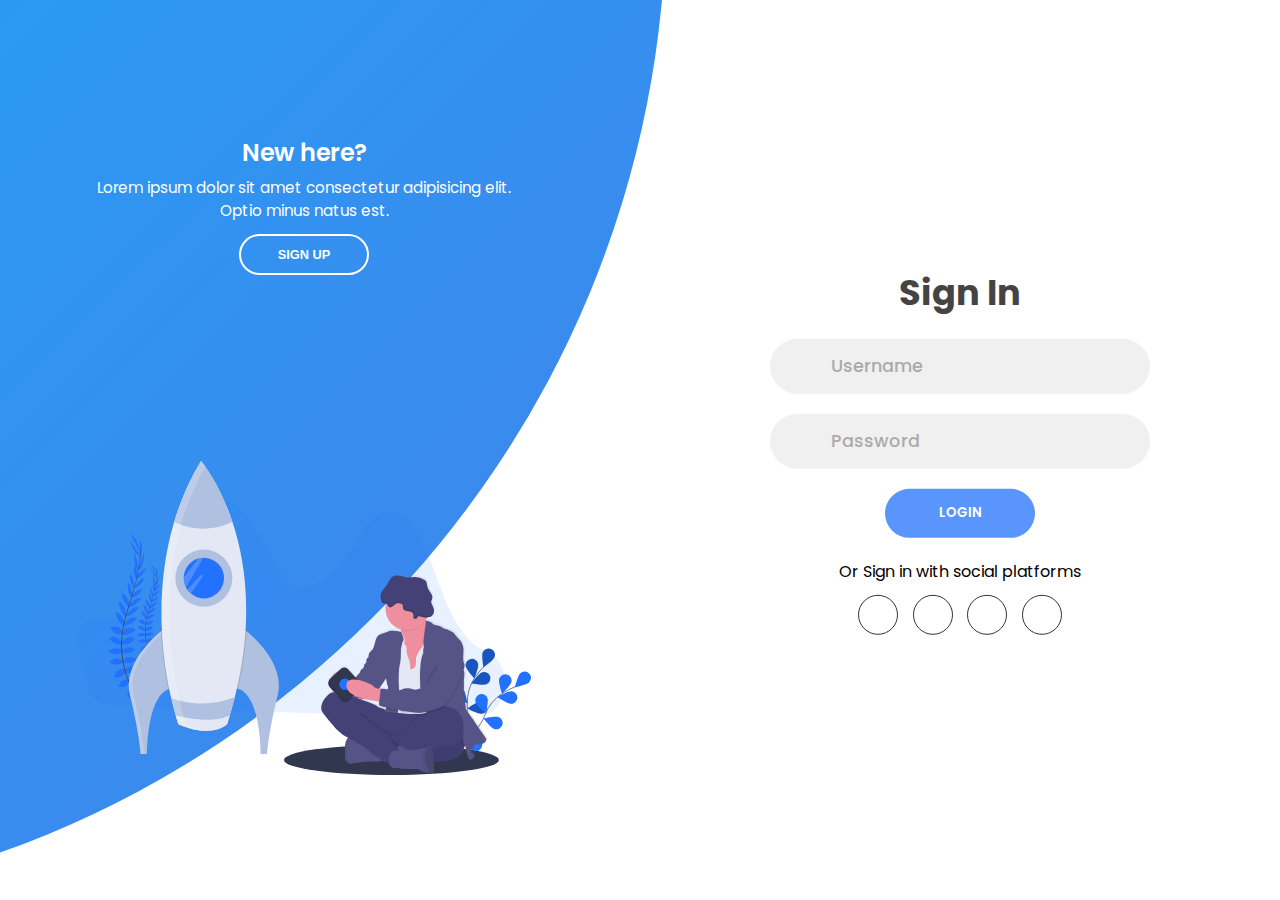
<file: sisu.html>
<!DOCTYPE html>
<html lang="en">
  <head>
    <meta charset="UTF-8" />
    <meta name="viewport" content="width=device-width, initial-scale=1.0" />
    <title>SignIn&SignUp</title>
    <link rel="stylesheet" type="text/css" href="./Assests/CSS/sisu.css" />
    <link rel="stylesheet" href="https://cdnjs.cloudflare.com/ajax/libs/font-awesome/6.4.0/css/all.min.css" integrity="sha512-iecdLmaskl7CVkqkXNQ/ZH/XLlvWZOJyj7Yy7tcenmpD1ypASozpmT/E0iPtmFIB46ZmdtAc9eNBvH0H/ZpiBw==" crossorigin="anonymous" referrerpolicy="no-referrer" />
  </head>
  <body>
    <div class="container">
      <div class="forms-container">
        <div class="signin-signup">
          <form action="" class="sign-in-form">
            <h2 class="title">Sign In</h2>
            <div class="input-field">
              <i class="fas fa-user"></i>
              <input type="text" placeholder="Username" />
            </div>
            <div class="input-field">
              <i class="fas fa-lock"></i>
              <input type="password" placeholder="Password" />
            </div>
            <input type="submit" value="Login" class="btn solid" />

            <p class="social-text">Or Sign in with social platforms</p>
            <div class="social-media">
              <a href="#" class="social-icon">
                <i class="fa-brands fa-facebook"></i>
              </a>
              <a href="#" class="social-icon">
                <i class="fa-brands fa-twitter"></i>
              </a>
              <a href="#" class="social-icon">
                <i class="fa-brands fa-google"></i>
              </a>
              <a href="#" class="social-icon">
                <i class="fa-brands fa-linkedin"></i>
              </a>
            </div>
          </form>


          <form action="" class="sign-up-form">
            <h2 class="title">Sign Up</h2>
            <div class="input-field">
              <i class="fas fa-user"></i>
              <input type="text" placeholder="Username" />
            </div>
            <div class="input-field">
              <i class="fas fa-envelope"></i>
              <input type="email" placeholder="Email" />
            </div>
            <div class="input-field">
              <i class="fas fa-lock"></i>
              <input type="password" placeholder="Password" />
            </div>
            <input type="submit" value="Sign Up" class="btn solid" />

            <p class="social-text">Or Sign up with social platforms</p>
            <div class="social-media">
              <a href="#" class="social-icon">
                <i class="fa-brands fa-facebook"></i>
              </a>
              <a href="#" class="social-icon">
                <i class="fa-brands fa-twitter"></i>
              </a>
              <a href="#" class="social-icon">
                <i class="fa-brands fa-google"></i>
              </a>
              <a href="#" class="social-icon">
                <i class="fa-brands fa-linkedin"></i>
              </a>
            </div>
          </form>
        </div>
      </div>
      <div class="panels-container">

        <div class="panel left-panel">
            <div class="content">
                <h3>New here?</h3>
                <p>Lorem ipsum dolor sit amet consectetur adipisicing elit. Optio minus natus est.</p>
                <button class="btn transparent" id="sign-up-btn">Sign Up</button>
            </div>
            <img src="./Assests/MEDIA/IMAGE/log.svg" class="image" alt="">
        </div>

        <div class="panel right-panel">
            <div class="content">
                <h3>One of us?</h3>
                <p>Lorem ipsum dolor sit amet consectetur adipisicing elit. Optio minus natus est.</p>
                <button class="btn transparent" id="sign-in-btn">Sign In</button>
            </div>
            <img src="./Assests/MEDIA/IMAGE/register.svg" class="image" alt="">
        </div>
      </div>
    </div>

    <script src="./Assests/JS/sisu.js"></script>
  </body>
</html>
</file>
<file: Assests/CSS/sisu.css>
@import url("https://fonts.googleapis.com/css2?family=Poppins:wght@200;300;400;500;600;700;800&display=swap");

* {
  margin: 0;
  padding: 0;
  box-sizing: border-box;
}

body,
input {
  font-family: "Poppins", sans-serif;
}

.container {
  position: relative;
  width: 100%;
  background-color: #fff;
  min-height: 100vh;
  overflow: hidden;
}

.forms-container {
  position: absolute;
  width: 100%;
  height: 100%;
  top: 0;
  left: 0;
}

.signin-signup {
  position: absolute;
  top: 50%;
  transform: translate(-50%, -50%);
  left: 75%;
  width: 50%;
  transition: 1s 0.7s ease-in-out;
  display: grid;
  grid-template-columns: 1fr;
  z-index: 5;
}

form {
  display: flex;
  align-items: center;
  justify-content: center;
  flex-direction: column;
  padding: 0rem 5rem;
  transition: all 0.2s 0.7s;
  overflow: hidden;
  grid-column: 1 / 2;
  grid-row: 1 / 2;
}

form.sign-up-form {
  opacity: 0;
  z-index: 1;
}

form.sign-in-form {
  z-index: 2;
}

.title {
  font-size: 2.2rem;
  color: #444;
  margin-bottom: 10px;
}

.input-field {
  max-width: 380px;
  width: 100%;
  background-color: #f0f0f0;
  margin: 10px 0;
  height: 55px;
  border-radius: 55px;
  display: grid;
  grid-template-columns: 15% 85%;
  padding: 0 0.4rem;
  position: relative;
}

.input-field i {
  text-align: center;
  line-height: 55px;
  color: #acacac;
  transition: 0.5s;
  font-size: 1.1rem;
}

.input-field input {
  background: none;
  outline: none;
  border: none;
  line-height: 1;
  font-weight: 600;
  font-size: 1.1rem;
  color: #333;
}

.input-field input::placeholder {
  color: #aaa;
  font-weight: 500;
}

.social-text {
  padding: 0.7rem 0;
  font-size: 1rem;
}

.social-media {
  display: flex;
  justify-content: center;
}

.social-icon {
  height: 40px;
  width: 40px;
  display: flex;
  justify-content: center;
  align-items: center;
  margin: 0 0.45rem;
  color: #333;
  border-radius: 100%;
  border: 1.5px solid #333;
  text-decoration: none;
  font-size: 1.1rem;
  transition: 0.3s;
}

.social-icon:hover {
  color: #4481eb;
  border-color: #4481eb;
}

.btn {
  width: 150px;
  background-color: #5995fd;
  border: none;
  outline: none;
  height: 49px;
  border-radius: 49px;
  color: #fff;
  text-transform: uppercase;
  font-weight: 600;
  margin: 10px 0;
  cursor: pointer;
  transition: 0.5s;
}

.btn:hover {
  background-color: #4d84e2;
}
.panels-container {
  position: absolute;
  height: 100%;
  width: 100%;
  top: 0;
  left: 0;
  display: grid;
  grid-template-columns: repeat(2, 1fr);
}

.container:before {
  content: "";
  position: absolute;
  height: 2000px;
  width: 2000px;
  top: -10%;
  right: 48%;
  transform: translateY(-50%);
  background-image: linear-gradient(-45deg, #4481eb 0%, #04befe 100%);
  transition: 1.8s ease-in-out;
  border-radius: 50%;
  z-index: 6;
}

.image {
  width: 100%;
  transition: transform 1.1s ease-in-out;
  transition-delay: 0.4s;
}

.panel {
  display: flex;
  flex-direction: column;
  align-items: flex-end;
  justify-content: space-around;
  text-align: center;
  z-index: 6;
}

.left-panel {
  pointer-events: all;
  padding: 3rem 17% 2rem 12%;
}

.right-panel {
  pointer-events: none;
  padding: 3rem 12% 2rem 17%;
}

.panel .content {
  color: #fff;
  transition: transform 0.9s ease-in-out;
  transition-delay: 0.6s;
}

.panel h3 {
  font-weight: 600;
  line-height: 1;
  font-size: 1.5rem;
}

.panel p {
  font-size: 0.95rem;
  padding: 0.7rem 0;
}

.btn.transparent {
  margin: 0;
  background: none;
  border: 2px solid #fff;
  width: 130px;
  height: 41px;
  font-weight: 600;
  font-size: 0.8rem;
}

.right-panel .image,
.right-panel .content {
  transform: translateX(800px);
}

/* ANIMATION */

.container.sign-up-mode:before {
  transform: translate(100%, -50%);
  right: 52%;
}

.container.sign-up-mode .left-panel .image,
.container.sign-up-mode .left-panel .content {
  transform: translateX(-800px);
}

.container.sign-up-mode .signin-signup {
  left: 25%;
}

.container.sign-up-mode form.sign-up-form {
  opacity: 1;
  z-index: 2;
}

.container.sign-up-mode form.sign-in-form {
  opacity: 0;
  z-index: 1;
}

.container.sign-up-mode .right-panel .image,
.container.sign-up-mode .right-panel .content {
  transform: translateX(0%);
}

.container.sign-up-mode .left-panel {
  pointer-events: none;
}

.container.sign-up-mode .right-panel {
  pointer-events: all;
}

@media (max-width: 870px) {
  .container {
    min-height: 800px;
    height: 100vh;
  }
  .signin-signup {
    width: 100%;
    top: 95%;
    transform: translate(-50%, -100%);
    transition: 1s 0.8s ease-in-out;
  }

  .signin-signup,
  .container.sign-up-mode .signin-signup {
    left: 50%;
  }

  .panels-container {
    grid-template-columns: 1fr;
    grid-template-rows: 1fr 2fr 1fr;
  }

  .panel {
    flex-direction: row;
    justify-content: space-around;
    align-items: center;
    padding: 2.5rem 8%;
    grid-column: 1 / 2;
  }

  .right-panel {
    grid-row: 3 / 4;
  }

  .left-panel {
    grid-row: 1 / 2;
  }

  .image {
    width: 200px;
    transition: transform 0.9s ease-in-out;
    transition-delay: 0.6s;
  }

  .panel .content {
    padding-right: 15%;
    transition: transform 0.9s ease-in-out;
    transition-delay: 0.8s;
  }

  .panel h3 {
    font-size: 1.2rem;
  }

  .panel p {
    font-size: 0.7rem;
    padding: 0.5rem 0;
  }

  .btn.transparent {
    width: 110px;
    height: 35px;
    font-size: 0.7rem;
  }

  .container:before {
    width: 1500px;
    height: 1500px;
    transform: translateX(-50%);
    left: 30%;
    bottom: 68%;
    right: initial;
    top: initial;
    transition: 2s ease-in-out;
  }

  .container.sign-up-mode:before {
    transform: translate(-50%, 100%);
    bottom: 32%;
    right: initial;
  }

  .container.sign-up-mode .left-panel .image,
  .container.sign-up-mode .left-panel .content {
    transform: translateY(-300px);
  }

  .container.sign-up-mode .right-panel .image,
  .container.sign-up-mode .right-panel .content {
    transform: translateY(0px);
  }

  .right-panel .image,
  .right-panel .content {
    transform: translateY(300px);
  }

  .container.sign-up-mode .signin-signup {
    top: 5%;
    transform: translate(-50%, 0);
  }
}

@media (max-width: 570px) {
  form {
    padding: 0 1.5rem;
  }

  .image {
    display: none;
  }
  .panel .content {
    padding: 0.5rem 1rem;
  }
  .container {
    padding: 1.5rem;
  }

  .container:before {
    bottom: 72%;
    left: 50%;
  }

  .container.sign-up-mode:before {
    bottom: 28%;
    left: 50%;
  }
}
</file>
